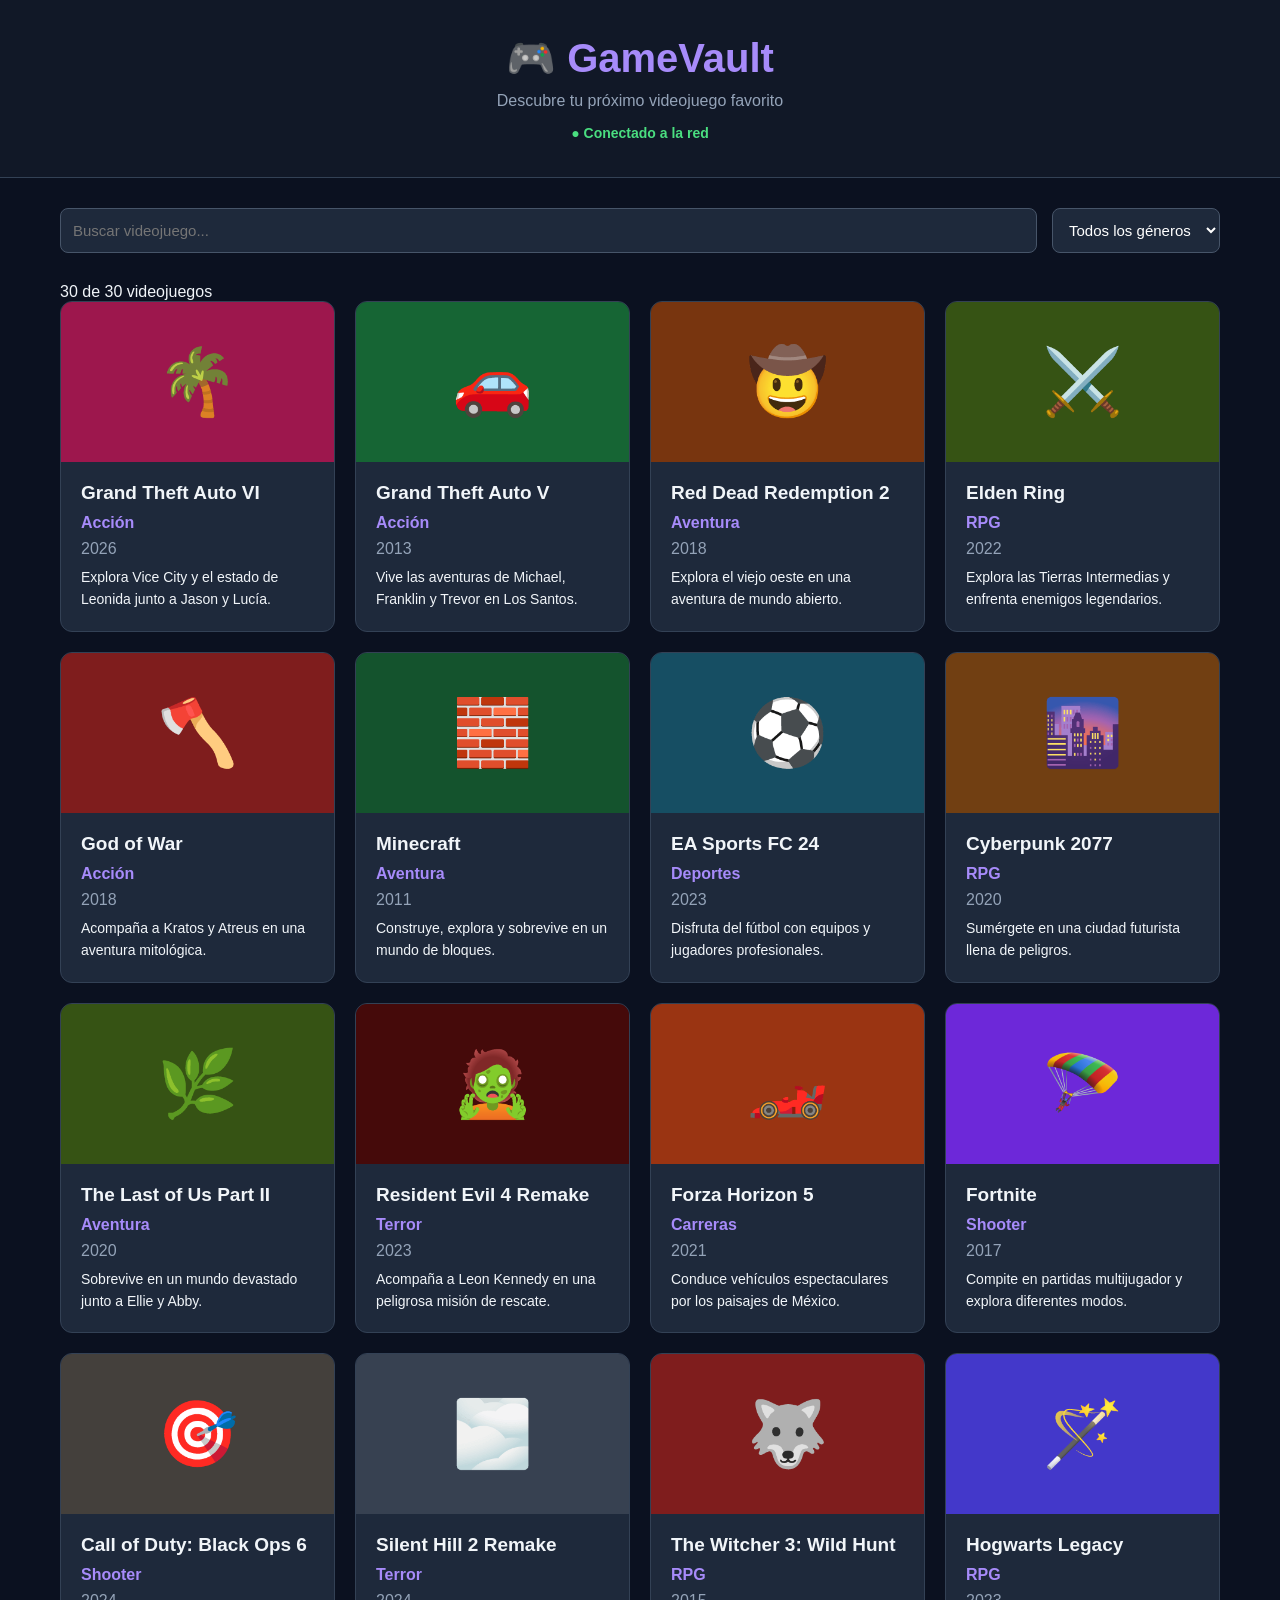
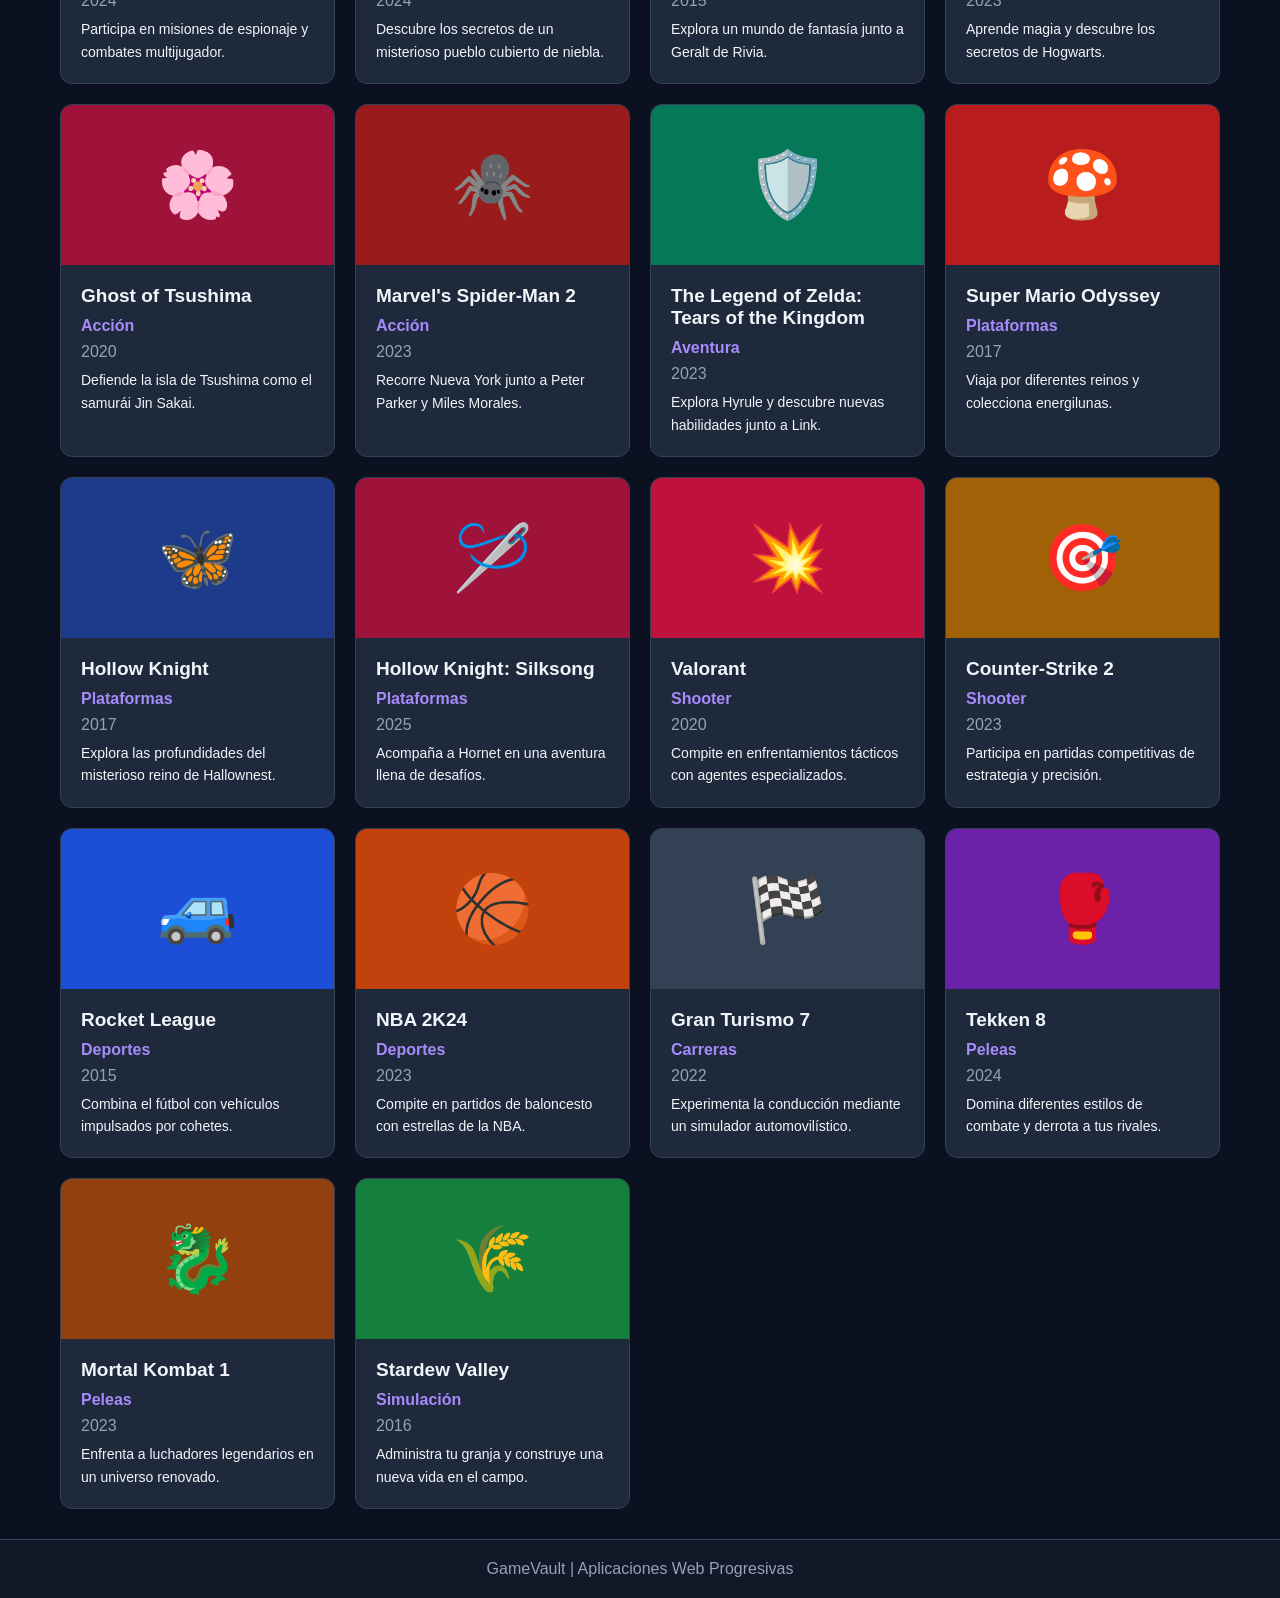
<file: index.html>
<!DOCTYPE html>
<html lang="es">
<head>
    <meta charset="UTF-8">
    <meta name="viewport" content="width=device-width, initial-scale=1.0">
    <meta name="theme-color" content="#111827">
    <meta name="description" content="Catálogo de videojuegos GameVault">

    <title>GameVault</title>

    <link rel="stylesheet" href="css/styles.css">
    <link rel="manifest" href="manifest.json">
    <link rel="icon" type="image/png"
      href="icons/icon-192.png">
</head>
<body>

    <header>
        <h1>🎮 GameVault</h1>
        <p>Descubre tu próximo videojuego favorito</p>
        <span id="connection-status" class="online">
            ● Conectado a la red
        </span>    
    </header>

    <main>
        <section class="filters">
            <input type="search" id="search"
                   placeholder="Buscar videojuego...">

            
            <select id="genre" aria-label="Filtrar por género">
                <option value="all">Todos los géneros</option>
                <option value="Acción">Acción</option>
                <option value="Aventura">Aventura</option>
                <option value="RPG">RPG</option>
                <option value="Deportes">Deportes</option>
                <option value="Terror">Terror</option>
                <option value="Carreras">Carreras</option>
                <option value="Shooter">Shooter</option>
                <option value="Plataformas">Plataformas</option>
                <option value="Peleas">Peleas</option>
                <option value="Simulación">Simulación</option>
            </select>

        </section>

        <p id="game-count" aria-live="polite">
            30 de 30 videojuegos
        </p>
        <section id="game-list" class="game-grid">
        </section>
    </main>

    <footer>
        <p>GameVault | Aplicaciones Web Progresivas</p>
    </footer>

    <script src="js/app.js" defer></script>
</body>
</html>
</file>
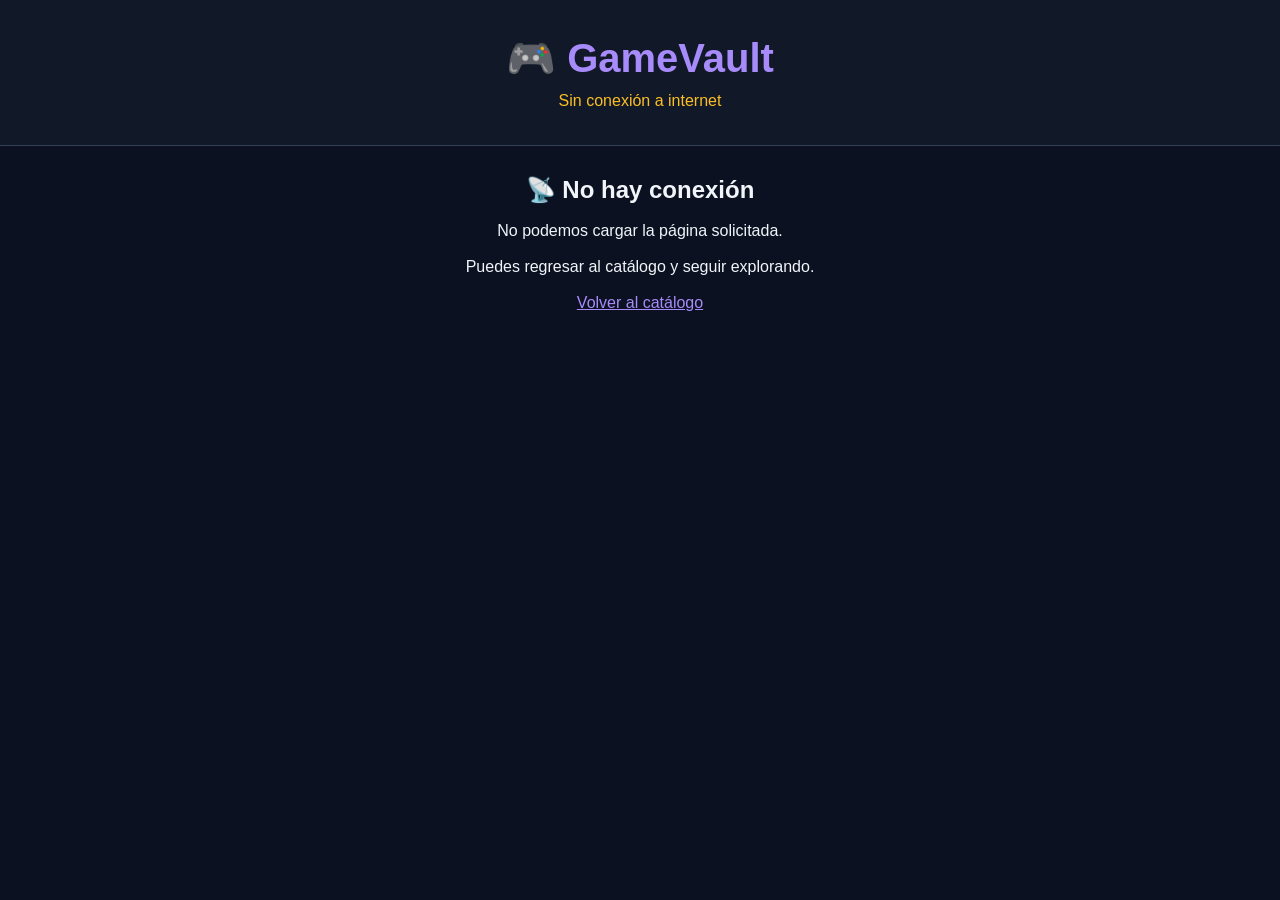
<file: offline.html>
<!DOCTYPE html>
<html lang="es">
<head>
    <meta charset="UTF-8">
    <meta name="viewport" content="width=device-width, initial-scale=1.0">
    <title>GameVault - Sin conexión</title>
    <link rel="stylesheet" href="css/styles.css">
</head>
<body>
    <header>
        <h1>🎮 GameVault</h1>
        <p class="offline">Sin conexión a internet</p>
    </header>

    <main style="text-align: center;">
        <h2>📡 No hay conexión</h2>
        <br>
        <p>No podemos cargar la página solicitada.</p>
        <br>
        <p>Puedes regresar al catálogo y seguir explorando.</p>
        <br>
        <a href="index.html" style="color: #a78bfa;">
            Volver al catálogo
        </a>
    </main>
</body>
</html>
</file>
<file: css/styles.css>
* {
    box-sizing: border-box;
    margin: 0;
    padding: 0;
}

body {
    font-family: Arial, sans-serif;
    background: #0b1120;
    color: #f1f5f9;
    min-height: 100vh;
    display: flex;
    flex-direction: column;
}

header {
    background: #111827;
    padding: 35px 20px;
    text-align: center;
    border-bottom: 1px solid #334155;
}

header h1 {
    color: #a78bfa;
    font-size: 2.5rem;
    margin-bottom: 10px;
}

header p {
    color: #94a3b8;
}

#connection-status {
    display: inline-block;
    margin-top: 15px;
    font-size: 14px;
    font-weight: bold;
}

.online {
    color: #4ade80;
}

.offline {
    color: #fbbf24;
}

main {
    width: 100%;
    max-width: 1200px;
    margin: 0 auto;
    padding: 30px 20px;
    flex: 1;
}

.filters {
    display: flex;
    gap: 15px;
    margin-bottom: 30px;
}

input, select {
    padding: 12px;
    background: #1e293b;
    color: white;
    border: 1px solid #475569;
    border-radius: 8px;
    font-size: 15px;
}

input {
    flex: 1;
    min-width: 0;
}

.game-grid {
    display: grid;
    grid-template-columns: repeat(auto-fit, minmax(250px, 1fr));
    gap: 20px;
}

.game-card {
    background: #1e293b;
    border: 1px solid #334155;
    border-radius: 12px;
    overflow: hidden;
    transition: transform 0.2s;
}

.game-card:hover {
    transform: translateY(-5px);
    border-color: #a78bfa;
}

.game-cover {
    height: 160px;
    display: flex;
    align-items: center;
    justify-content: center;
    font-size: 65px;
}

.game-info {
    padding: 20px;
}

.game-info h2 {
    font-size: 19px;
    margin-bottom: 10px;
}

.game-genre {
    color: #a78bfa;
    font-weight: bold;
}

.game-year {
    color: #94a3b8;
    margin: 8px 0;
}

.game-description {
    font-size: 14px;
    line-height: 1.6;
}

.empty-message {
    text-align: center;
    color: #94a3b8;
    grid-column: 1 / -1;
    padding: 40px;
}

footer {
    text-align: center;
    padding: 20px;
    background: #111827;
    color: #94a3b8;
    border-top: 1px solid #334155;
}

@media (max-width: 600px) {
    .filters {
        flex-direction: column;
    }

    header h1 {
        font-size: 2rem;
    }

    .game-grid {
        grid-template-columns: 1fr;
    }

    #game-count {
    color: #94a3b8;
    font-size: 14px;
    margin-bottom: 18px;
}

#connection-status {
    min-height: 18px;
    line-height: 18px;
}

#game-count {
    min-height: 20px;
    line-height: 20px;
}

.game-cover {
    flex-shrink: 0;
}

main {
    min-height: 100vh;
}

header {
    min-height: 185px;
}

#connection-status {
    display: block;
    min-height: 18px;
    line-height: 18px;
}

#game-count {
    min-height: 20px;
    line-height: 20px;
}

html {
    scrollbar-gutter: stable;
}
}
</file>
